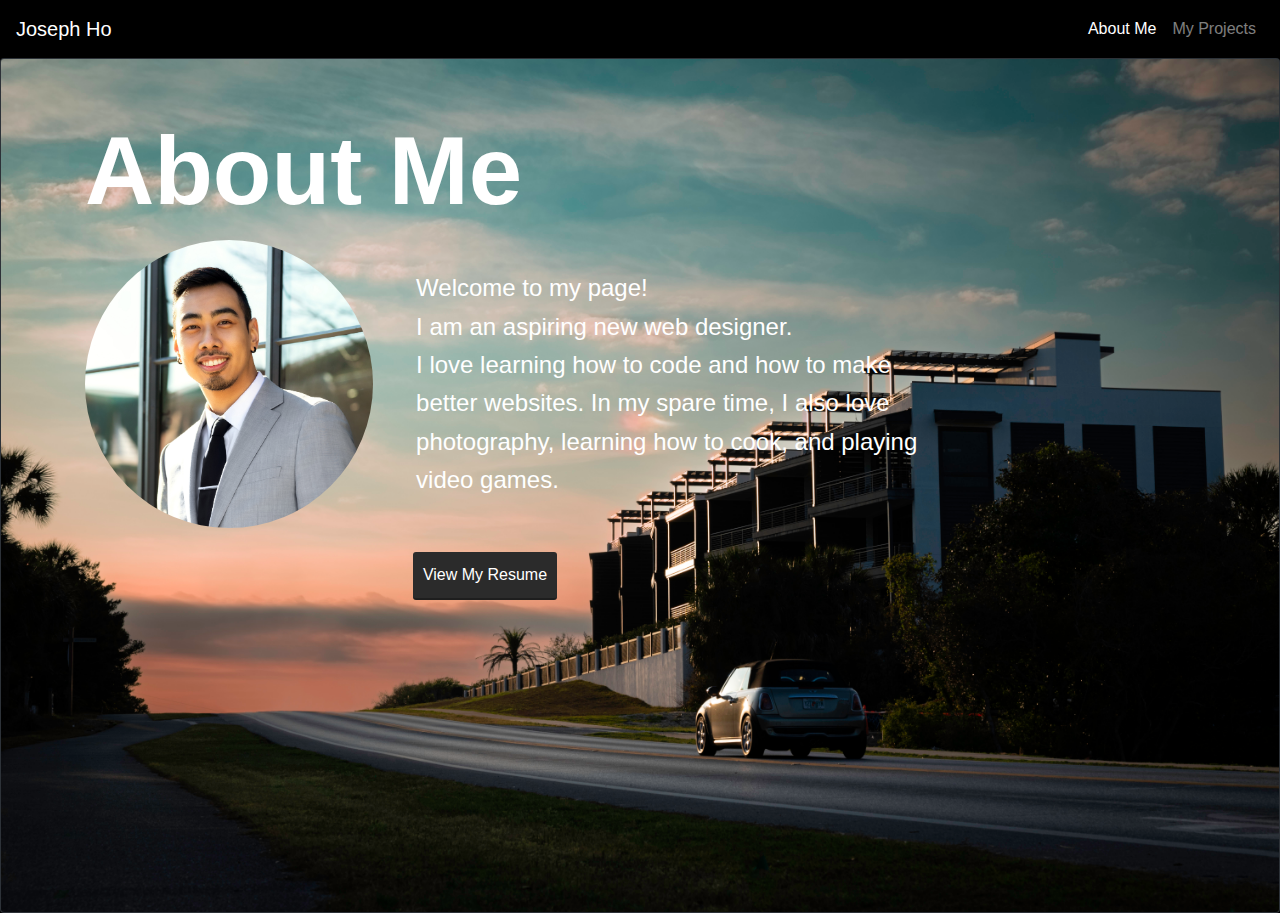
<file: index.html>
<!DOCTYPE html>
<html lang="en">
<head>
    <meta charset="UTF-8">
    <meta http-equiv="X-UA-Compatible" content="IE=edge">
    <meta name="viewport" content="width=device-width, initial-scale=1.0">
    <title>Joseph Ho Portfolio</title>
    <link rel="stylesheet" href="https://cdn.jsdelivr.net/npm/bootstrap@4.0.0/dist/css/bootstrap.min.css" integrity="sha384-Gn5384xqQ1aoWXA+058RXPxPg6fy4IWvTNh0E263XmFcJlSAwiGgFAW/dAiS6JXm" crossorigin="anonymous">
    <link rel="stylesheet" href="CSS/normalize.css">
    <link rel="stylesheet" type="text/css" href="CSS/style.css">
    <link rel="stylesheet" type="text/css" href="CSS/index.css">
</head>

<body>
    <header>
        <nav class="navbar navbar-expand-lg navbar-dark bg-black">
            <a class="navbar-brand" href="index.html">Joseph Ho</a>
            <button class="navbar-toggler" type="button" data-toggle="collapse" data-target="#navbarSupportedContent" aria-controls="navbarSupportedContent" aria-expanded="false" aria-label="Toggle navigation">
              <span class="navbar-toggler-icon"></span>
            </button>
          
            <div class="collapse navbar-collapse" id="navbarSupportedContent">
              <ul class="navbar-nav ml-auto">
                <li class="nav-item active">
                  <a class="nav-link" href="index.html">About Me</a>
                </li>
                <li class="nav-item">
                  <a class="nav-link" href="work.html">My Projects</a>
                </li>
              </ul>
            </div>
          </nav>
    </header>

<main>
  <!-- about me info -->
  <section>
    <div class="card card-2 bg-dark text-white">
      <img class="card-img" src="img/web-bkg-3.jpg" alt="Card image">
      <div class="card-img-overlay">
        <h1 class="card-title">About Me</h1>
          <div class="profile-img">
                      <img class="profile-portrait" src="img/joe-ho-headshot.jpg" alt="A photograph of me">
                  <div class="about-text">
                      <p class="card-text">
                      Welcome to my page! <br>
                      I am an aspiring new web designer. <br>
                      I love learning how to code and how to make better websites.
                      In my spare time, I also love photography, learning how to cook, and playing video games.
                      </p>
                  </div>
               <div class="resume mt-4">
                  <a href="files/Joseph's Resume (SD).pdf" class="button" target="_blank">View My Resume</a><br>
              </div>  
          </div>
      </div>
    </div>
  </section>

</main>

<script src="https://code.jquery.com/jquery-3.2.1.slim.min.js" integrity="sha384-KJ3o2DKtIkvYIK3UENzmM7KCkRr/rE9/Qpg6aAZGJwFDMVNA/GpGFF93hXpG5KkN" crossorigin="anonymous"></script>
<script src="https://cdn.jsdelivr.net/npm/popper.js@1.12.9/dist/umd/popper.min.js" integrity="sha384-ApNbgh9B+Y1QKtv3Rn7W3mgPxhU9K/ScQsAP7hUibX39j7fakFPskvXusvfa0b4Q" crossorigin="anonymous"></script>
<script src="https://cdn.jsdelivr.net/npm/bootstrap@4.0.0/dist/js/bootstrap.min.js" integrity="sha384-JZR6Spejh4U02d8jOt6vLEHfe/JQGiRRSQQxSfFWpi1MquVdAyjUar5+76PVCmYl" crossorigin="anonymous"></script>
</body>
</html>
</file>
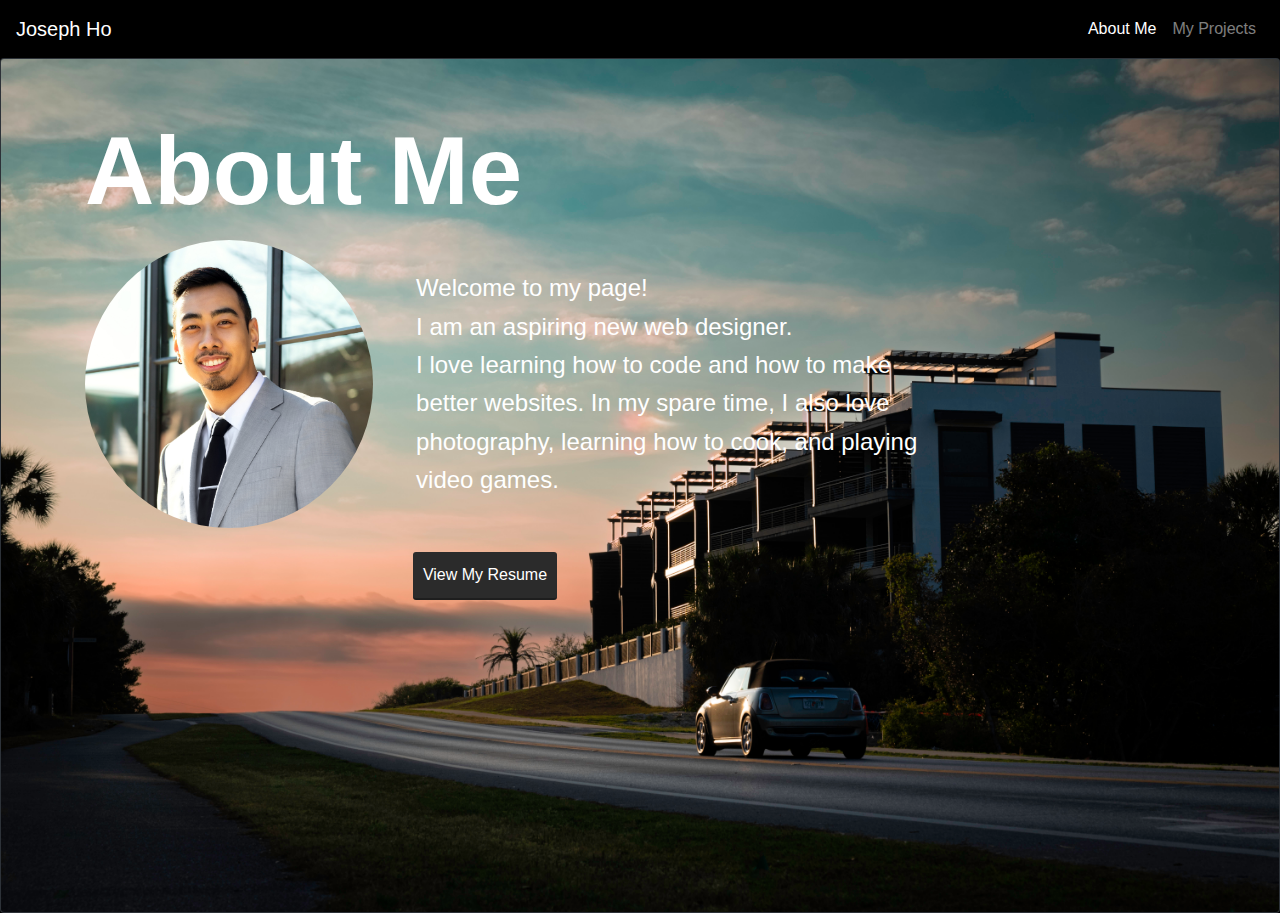
<file: HTML/index.html>
<!DOCTYPE html>
<html lang="en">
<head>
    <meta charset="UTF-8">
    <meta http-equiv="X-UA-Compatible" content="IE=edge">
    <meta name="viewport" content="width=device-width, initial-scale=1.0">
    <title>Joseph Ho Portfolio</title>
    <link rel="stylesheet" href="https://cdn.jsdelivr.net/npm/bootstrap@4.0.0/dist/css/bootstrap.min.css" integrity="sha384-Gn5384xqQ1aoWXA+058RXPxPg6fy4IWvTNh0E263XmFcJlSAwiGgFAW/dAiS6JXm" crossorigin="anonymous">
    <link rel="stylesheet" href="/CSS/normalize.css">
    <link rel="stylesheet" type="text/css" href="/CSS/style.css">
    <link rel="stylesheet" type="text/css" href="/CSS/index.css">
</head>

<body>
    <header>
        <nav class="navbar navbar-expand-lg navbar-dark bg-black">
            <a class="navbar-brand" href="index.html">Joseph Ho</a>
            <button class="navbar-toggler" type="button" data-toggle="collapse" data-target="#navbarSupportedContent" aria-controls="navbarSupportedContent" aria-expanded="false" aria-label="Toggle navigation">
              <span class="navbar-toggler-icon"></span>
            </button>
          
            <div class="collapse navbar-collapse" id="navbarSupportedContent">
              <ul class="navbar-nav ml-auto">
                <li class="nav-item active">
                  <a class="nav-link" href="index.html">About Me</a>
                </li>
                <li class="nav-item">
                  <a class="nav-link" href="work.html">My Projects</a>
                </li>
              </ul>
            </div>
          </nav>
    </header>

<main>
  <!-- about me info -->
  <section>
    <div class="card card-2 bg-dark text-white">
      <img class="card-img" src="/img/web-bkg-3.jpg" alt="Card image">
      <div class="card-img-overlay">
        <h1 class="card-title">About Me</h1>
          <div class="profile-img">
                      <img class="profile-portrait" src="/img/joe-ho-headshot.jpg" alt="A photograph of me">
                  <div class="about-text">
                      <p class="card-text">
                      Welcome to my page! <br>
                      I am an aspiring new web designer. <br>
                      I love learning how to code and how to make better websites.
                      In my spare time, I also love photography, learning how to cook, and playing video games.
                      </p>
                  </div>
               <div class="resume mt-4">
                  <a href="/files/Joseph's Resume (SD).pdf" class="button" target="_blank">View My Resume</a><br>
              </div>  
          </div>
      </div>
    </div>
  </section>

</main>

<script src="https://code.jquery.com/jquery-3.2.1.slim.min.js" integrity="sha384-KJ3o2DKtIkvYIK3UENzmM7KCkRr/rE9/Qpg6aAZGJwFDMVNA/GpGFF93hXpG5KkN" crossorigin="anonymous"></script>
<script src="https://cdn.jsdelivr.net/npm/popper.js@1.12.9/dist/umd/popper.min.js" integrity="sha384-ApNbgh9B+Y1QKtv3Rn7W3mgPxhU9K/ScQsAP7hUibX39j7fakFPskvXusvfa0b4Q" crossorigin="anonymous"></script>
<script src="https://cdn.jsdelivr.net/npm/bootstrap@4.0.0/dist/js/bootstrap.min.js" integrity="sha384-JZR6Spejh4U02d8jOt6vLEHfe/JQGiRRSQQxSfFWpi1MquVdAyjUar5+76PVCmYl" crossorigin="anonymous"></script>
</body>
</html>
</file>
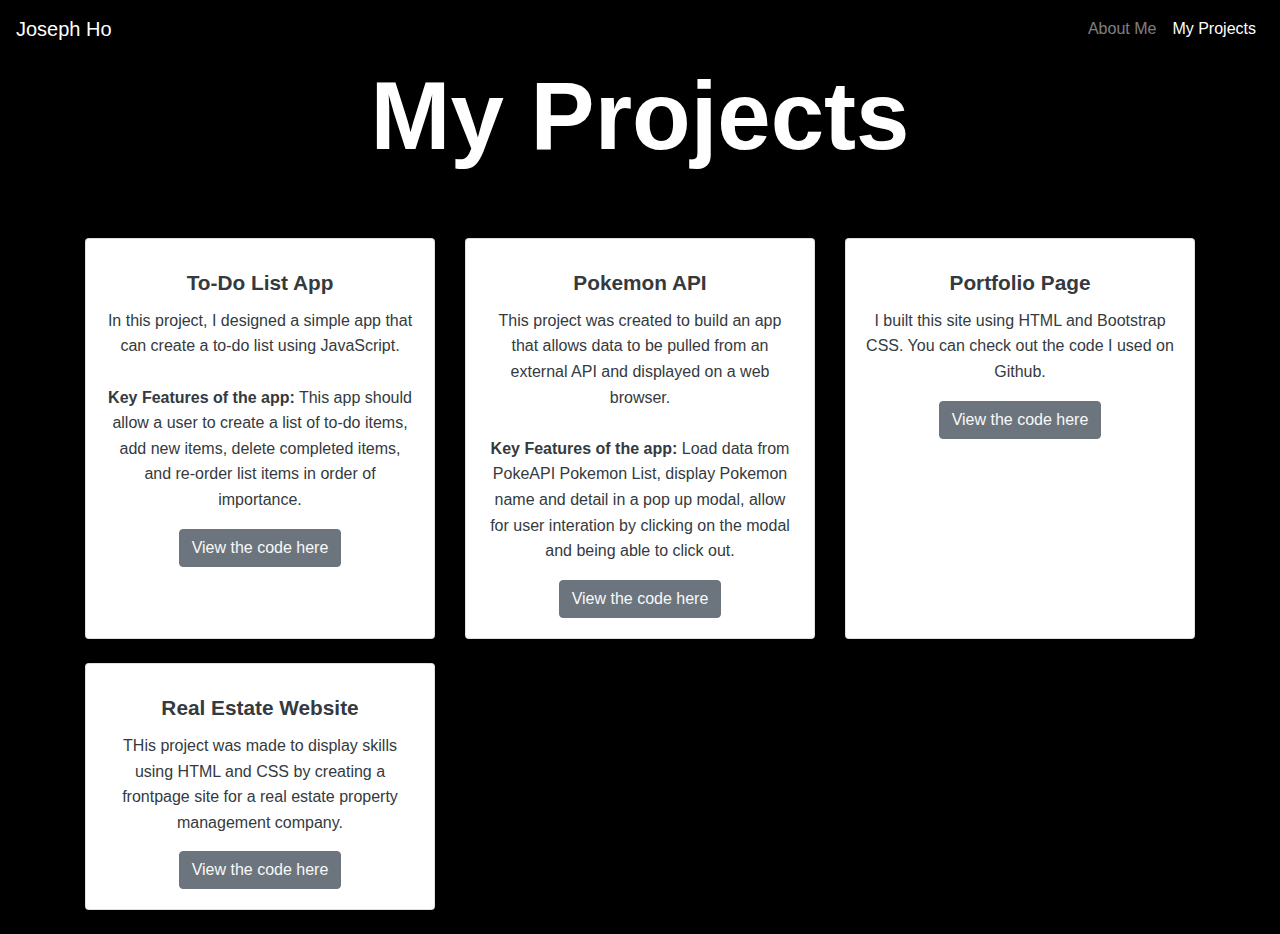
<file: work.html>
<!DOCTYPE html>
<html lang="en">
<head>
    <meta charset="UTF-8">
    <meta http-equiv="X-UA-Compatible" content="IE=edge">
    <meta name="viewport" content="width=device-width, initial-scale=1.0">
    <title>My Projects</title>
    <link rel="stylesheet" href="https://cdn.jsdelivr.net/npm/bootstrap@4.0.0/dist/css/bootstrap.min.css" integrity="sha384-Gn5384xqQ1aoWXA+058RXPxPg6fy4IWvTNh0E263XmFcJlSAwiGgFAW/dAiS6JXm" crossorigin="anonymous">
    <link rel="stylesheet" href="CSS/normalize.css">
    <link rel="stylesheet" type="text/css" href="CSS/style.css">
    <link rel="stylesheet" type="text/css" href="CSS/work.css">
</head>

<body>
    <header>
      <!-- Navigation bar -->
        <nav class="navbar navbar-expand-lg navbar-dark bg-black">
            <a class="navbar-brand" href="index.html">Joseph Ho</a>
            <button class="navbar-toggler" type="button" data-toggle="collapse" data-target="#navbarSupportedContent" aria-controls="navbarSupportedContent" aria-expanded="false" aria-label="Toggle navigation">
              <span class="navbar-toggler-icon"></span>
            </button>
          
            <div class="collapse navbar-collapse" id="navbarSupportedContent">
              <ul class="navbar-nav ml-auto">
                <li class="nav-item">
                  <a class="nav-link" href="index.html">About Me</a>
                </li>
                <li class="nav-item active">
                  <a class="nav-link" href="work.html">My Projects</a>
                </li>
              </ul>
            </div>
          </nav>
    </header>

    <main>
      <h1 class="main-title mt-0">My Projects</h1>

      <!-- project grid -->
      <section>
        <!-- project card 1 -->
        <div class="container">
          <div class="row text-center">
            <div class="col-md-4 mb-4">
              <div class="card text-dark h-100">
                <div class="card-body text-center">
                  <h5 class="card-title text-dark">To-Do List App</h5>
                  <p class="card-text text-dark">In this project, I designed a simple app that can create a to-do list using JavaScript. 
                    <br>
                    <br><b>Key Features of the app:</b> This app should allow a user to create a list of to-do items, add new items, 
                    delete completed items, and re-order list items in order of importance.
                  </p>
                  <a href="https://github.com/JosephHo7/1.9-ToDoList-App" class="btn btn-secondary card-link text-light" target="blank">View the code here</a>
                </div>
              </div>
            </div>
            <!-- project card 2 -->
            <div class="col-md-4 mb-4">
              <div class="card text-dar h-100">
                <div class="card-body text-center">
                  <h5 class="card-title text-dark">Pokemon API</h5>
                  <p class="card-text text-dark">This project was created to build an app that allows data to be pulled from an external API and displayed on a web browser.
                    <br>
                    <br><b>Key Features of the app:</b> Load data from PokeAPI Pokemon List, display Pokemon name and detail in a pop up modal, allow for user interation by clicking on the modal and being able to click out.
                  </p>
                  <a href="https://github.com/JosephHo7/CF-Ach2-pokedex" class="btn btn-secondary card-link text-light" target="blank">View the code here</a>
                </div>
              </div>
            </div>
            <!-- project card 3  -->
            <div class="col-md-4 mb-4">
              <div class="card text-dark h-100">
                <div class="card-body text-center">
                  <h5 class="card-title text-dark">Portfolio Page</h5>
                  <p class="card-text text-dark">I built this site using HTML and Bootstrap CSS. You can check out the code I used on Github. </p>
                  <a href="https://github.com/JosephHo7/Joes-Portfolio" class="btn btn-secondary card-link text-light" target="blanK">View the code here</a>
                </div>
              </div>
            </div>
            <!-- project card 4 -->
            <div class="col-md-4 mb-4">
              <div class="card text-dar h-100">
                <div class="card-body text-center">
                  <h5 class="card-title text-dark">Real Estate Website</h5>
                  <p class="card-text text-dark"> THis project was made to display skills using HTML and CSS by creating a frontpage site for a real estate property management company.
                    <br>
                  </p>
                  <a href="https://github.com/JosephHo7/Freelance" class="btn btn-secondary card-link text-light" target="blank">View the code here</a>
                </div>
              </div>
            </div>
          </div>
        </div>
      </section>

    </main>

<script src="https://code.jquery.com/jquery-3.2.1.slim.min.js" integrity="sha384-KJ3o2DKtIkvYIK3UENzmM7KCkRr/rE9/Qpg6aAZGJwFDMVNA/GpGFF93hXpG5KkN" crossorigin="anonymous"></script>
<script src="https://cdn.jsdelivr.net/npm/popper.js@1.12.9/dist/umd/popper.min.js" integrity="sha384-ApNbgh9B+Y1QKtv3Rn7W3mgPxhU9K/ScQsAP7hUibX39j7fakFPskvXusvfa0b4Q" crossorigin="anonymous"></script>
<script src="https://cdn.jsdelivr.net/npm/bootstrap@4.0.0/dist/js/bootstrap.min.js" integrity="sha384-JZR6Spejh4U02d8jOt6vLEHfe/JQGiRRSQQxSfFWpi1MquVdAyjUar5+76PVCmYl" crossorigin="anonymous"></script>
</body>
</html>
</file>
<file: CSS/style.css>
/*css design for all pages */
:root {
    --primary-color: #313131;
    --secondary-color: #e0b354;
    --dark-grey: #2b2b2b;
    --light-grey: #D3D3D3;
    --light-green: #489c79;
    --shadow-color: rgba(0, 0, 0, 0.3);
    --white: #fff; 
    --text-white: #fff;
    --larger-text: 18px;
    --main-text: 16px;
    --bold-font: 700;
}

* {
    box-sizing: border-box;
}

body {
    font-family: 'lato', sans-serif;
    font-weight: 400;
    font-size: var(--main-text);
    line-height: 1.6;
    display: flex;
    flex-direction: column;
    height: 100%;
    background-color: black;
}

p {
    color: white;
}

h1 {
    font-size: 6em;
    font-weight: var(--bold-font);
    margin-top: 4%;
    color: white;
}

h5 {
    font-size: 1.3em;
    font-weight: var(--bold-font);
    margin-top: 4%;
    color: white;
}

a {
    color: var(--white);
    text-decoration: none;
}

a:visited {
    color: var(--white);
    text-decoration: none;
}

a:hover, a:focus{
    text-decoration: none;
}

a:active {
    color: var(--white);
    text-decoration: none;
}

/* button css  */
.button {
    border:none; 
    display: inline-block;
    font-family: inherit;
    background-color: var(--dark-grey);
    color: var(--text-white);
    text-decoration: none;
    padding: 10px;
    border-radius: 3px;
    border-bottom: 2px solid var(--shadow-color);
    transition: opacity 0.2s;
}

.button:hover, .button:focus {
    cursor: pointer;
    opacity: 0.8;
}

.button:visited {
    text-decoration: none;
    color: var(--text-white);
}
</file>
<file: CSS/index.css>
:root {
    --primary-color: #357b70;
    --secondary-color: #e0b354;
    --dark-grey: #2b2b2b;
    --light-grey: #D3D3D3;
    --light-green: #489c79;
    --shadow-color: rgba(0, 0, 0, 0.3);
    --white: #fff; 
    --larger-text: 18px;
    --main-text: 16px;
    --bold-font: 700;
}

body {
    background: rgba(0, 0, 0, 0.3);
    background-size: cover;
    background-repeat: no-repeat;
    background-color: black;
}

.profile-img {
    display: grid;
    grid-template-columns: 18em 1fr;
}

.profile-portrait {
    width: 100%;
    border-radius: 50%;
}

.card-img {
    width: 100%;
}

.card-2 {
    width: 100%;
}

.card-img {
    width: 100%;
}

.about-text {
    display: flex;
    align-items: center;
    padding-left: 1.8em;
    font-size: 1.5em;
}

.card-img-overlay {
    width: 70%;
    margin-left: 5%;
}

.resume {
    display: block;
    text-align: start;
    margin-left: 2.5em;
    margin-bottom: 5%;
    grid-column: 2;
}

@media screen and (max-width: 700px) {
    .card-title{ 
        display: block;
        max-width: 700px;
        text-align: center;
    }

    .card-img-overlay{
        display: block;
        margin: auto;
        width: 90%;
    }

    .profile-portrait {
        display: block;
        width: 50%;
        margin: auto;
    }

    .profile-img{
        display: block;
    }

    h1 {
        font-size: 300%;
    }

    .card-text {
        font-size: 18px;
        margin-top: 20px;
    }

    .about-text{
        padding: 0;
        display: block;
        text-align: start;
    }

    .resume {
        display: block;
        text-align: center;
        margin: 0;
    }
}

@media (min-width: 700px) and (max-width: 1000px) {
    .card-title{ 
        display: block;
        max-width: 700px;
        text-align: center;
    }

    .card-img-overlay{
        display: block;
        margin: auto;
        width: 90%;
    }

    .profile-portrait {
        display: block;
        width: 50%;
        margin: auto;
    }

    .profile-img{
        display: block;
        width: 50%;
        margin: auto;
    }

    h1 {
        font-size: 300%;
    }

    .card-text {
        font-size: 24px;
        margin-top: 20px;
    }

    .about-text{
        padding: 0;
        display: block;
        text-align: start;
    }

    .resume {
        display: block;
        text-align: center;
        margin: 0;
    }
}
</file>
<file: CSS/work.css>
.main-title {
    text-align: center;
}
</file>
